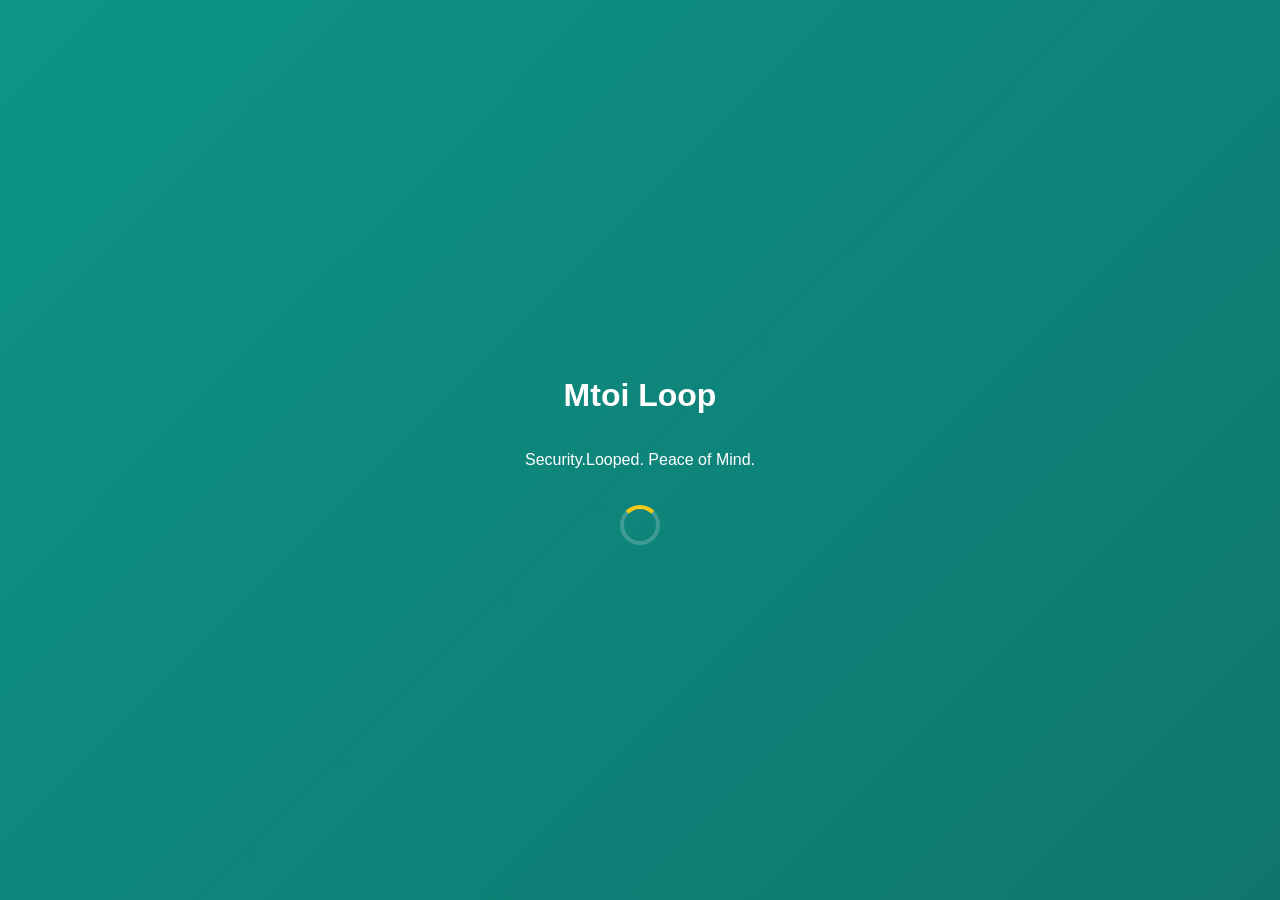
<file: index.html>
<!DOCTYPE html>
<html lang="en">

<head>
    <meta charset="UTF-8">
    <title>Mtoi Loop | Welcome</title>
    <link rel="stylesheet" href="styles.css">
</head>

<body>
    <div class="auth-wrapper">
        <h1>Mtoi Loop</h1>
        <p>Security.Looped. Peace of Mind.</p>
        <div class="loader"></div>
    </div>
    <script>
        setTimeout(() => {
            window.location.href = "login.html";
        }, 2500);
    </script>
</body>

</html>
</file>
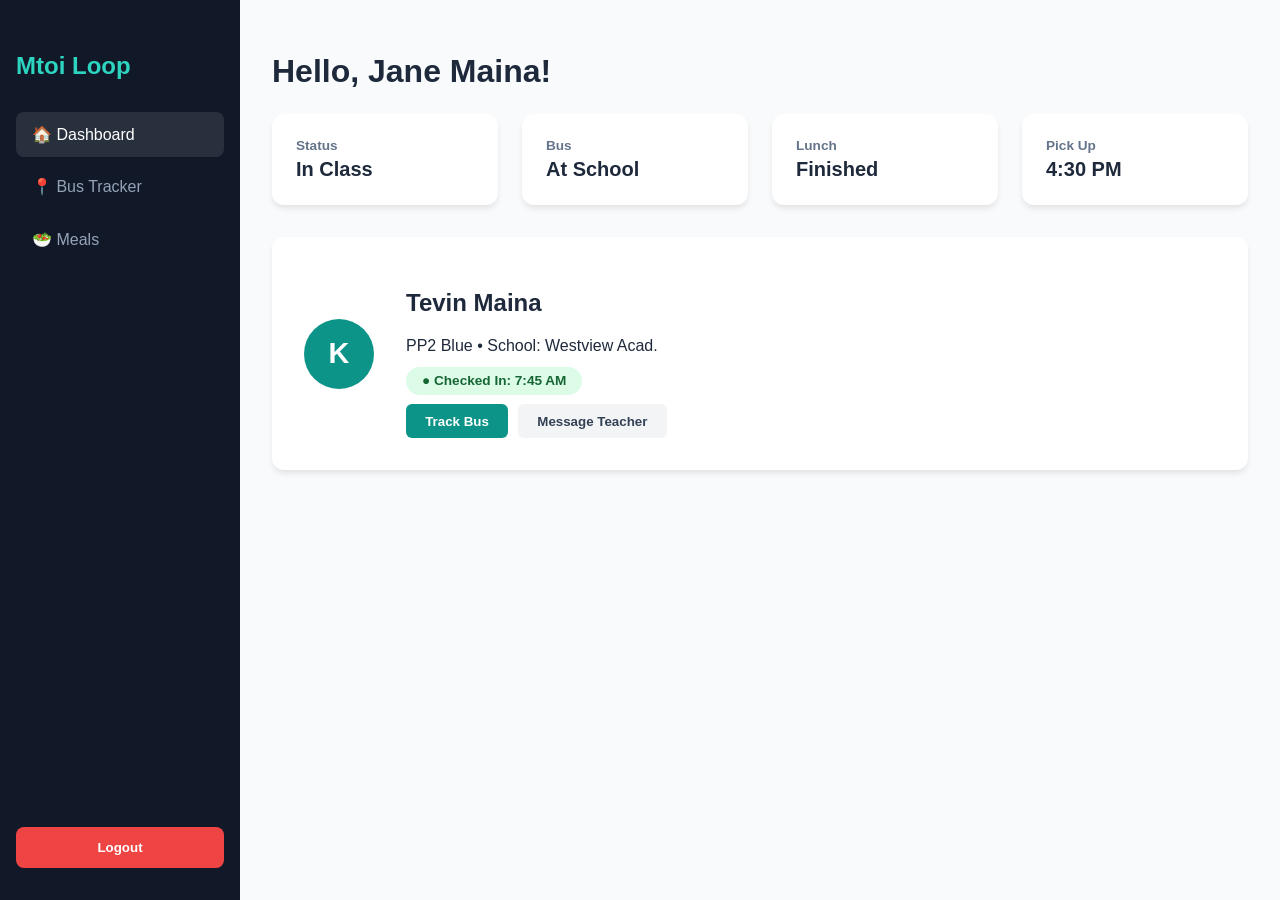
<file: dashboard.html>
<!DOCTYPE html>
<html lang="en">

<head>
    <meta charset="UTF-8">
    <title>Dashboard - Mtoi Loop</title>
    <link rel="stylesheet" href="styles.css">
</head>

<body>
    <div class="dashboard-layout">
        <div class="sidebar">
            <h2>Mtoi Loop</h2>
            <a href="#" class="active">🏠 Dashboard</a>
            <a href="#">📍 Bus Tracker</a>
            <a href="#">🥗 Meals</a>
            <button class="logout" onclick="location.href='login.html'">Logout</button>
        </div>
        <div class="main-content">
            <h1>Hello, Jane Maina!</h1>
            <div class="stats-grid">
                <div class="card"><b>Status</b>
                    <p>In Class</p>
                </div>
                <div class="card"><b>Bus</b>
                    <p>At School</p>
                </div>
                <div class="card"><b>Lunch</b>
                    <p>Finished</p>
                </div>
                <div class="card"><b>Pick Up</b>
                    <p>4:30 PM</p>
                </div>
            </div>
            <div class="child-profile">
                <div class="avatar-circle">K</div>
                <div>
                    <h2>Tevin Maina</h2>
                    <p>PP2 Blue • School: Westview Acad.</p>
                    <span class="status-tag">● Checked In: 7:45 AM</span>
                    <div class="action-group">
                        <button class="btn-small btn-teal">Track Bus</button>
                        <button class="btn-small btn-gray">Message Teacher</button>
                    </div>
                </div>
            </div>
        </div>
    </div>
</body>

</html>
</file>
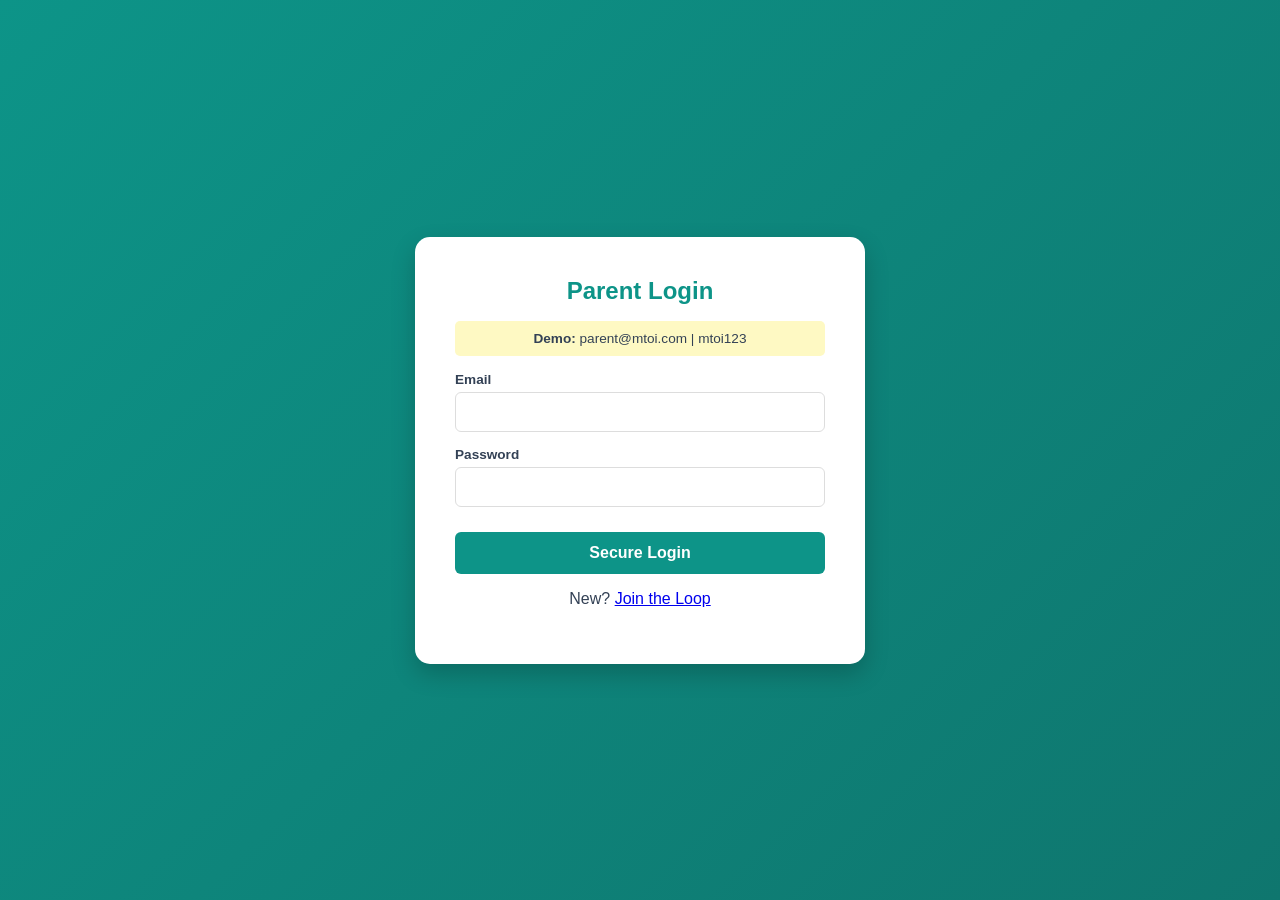
<file: login.html>
<!DOCTYPE html>
<html lang="en">

<head>
    <meta charset="UTF-8">
    <title>Login - Mtoi Loop</title>
    <link rel="stylesheet" href="styles.css">
</head>

<body>
    <div class="auth-wrapper">
        <div class="auth-card">
            <h2>Parent Login</h2>
            <div class="demo-box"><b>Demo:</b> parent@mtoi.com | mtoi123</div>
            <form onsubmit="event.preventDefault(); window.location.href='dashboard.html';">
                <div class="form-group"><label>Email</label><input type="email" required></div>
                <div class="form-group"><label>Password</label><input type="password" required></div>
                <button type="submit" class="btn-primary">Secure Login</button>
            </form>
            <p>New? <a href="signup.html">Join the Loop</a></p>
        </div>
    </div>
</body>

</html>
</file>
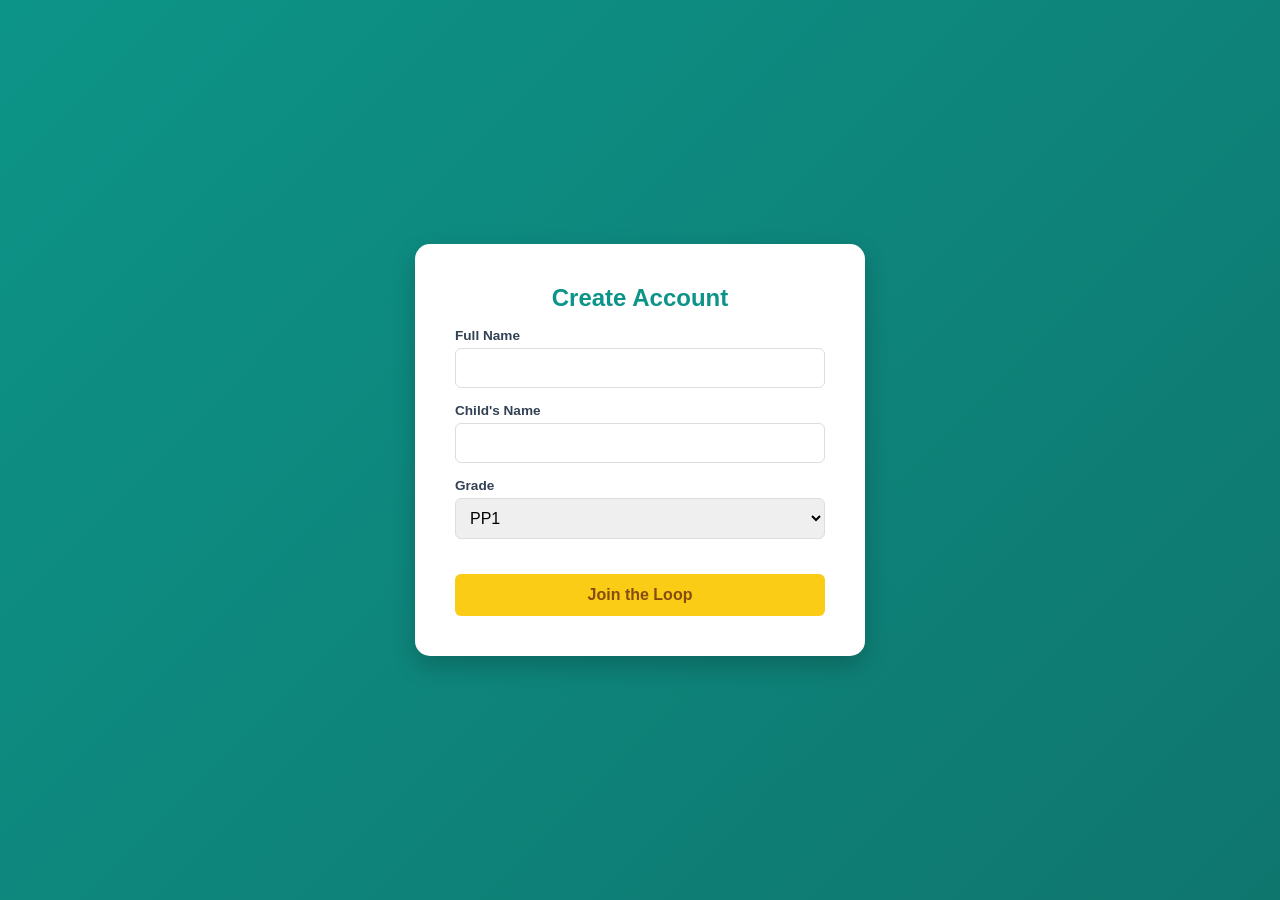
<file: signup.html>
<!DOCTYPE html>
<html lang="en">

<head>
    <meta charset="UTF-8">
    <title>Join - Mtoi Loop</title>
    <link rel="stylesheet" href="styles.css">
</head>

<body>
    <div class="auth-wrapper">
        <div class="auth-card">
            <h2>Create Account</h2>
            <form onsubmit="event.preventDefault(); window.location.href='login.html';">
                <div class="form-group"><label>Full Name</label><input type="text" required></div>
                <div class="form-group"><label>Child's Name</label><input type="text" required></div>
                <div class="form-group"><label>Grade</label>
                    <select><option>PP1</option><option>PP2</option><option>Grade 1</option></select>
                </div>
                <button type="submit" class="btn-yellow">Join the Loop</button>
            </form>
        </div>
    </div>
</body>

</html>
</file>
<file: styles.css>
* {
    box-sizing: border-box;
}

body {
    margin: 0;
    font-family: 'Segoe UI', Tahoma, Geneva, Verdana, sans-serif;
    background: #f8fafc;
    color: #1e293b;
}

.auth-wrapper {
    display: flex;
    justify-content: center;
    align-items: center;
    height: 100vh;
    background: linear-gradient(135deg, #0d9488 0%, #0f766e 100%);
    color: white;
    flex-direction: column;
    text-align: center;
}

.auth-card {
    background: white;
    padding: 2.5rem;
    border-radius: 15px;
    color: #334155;
    width: 100%;
    max-width: 450px;
    box-shadow: 0 10px 25px rgba(0, 0, 0, 0.2);
}

.auth-card h2 {
    color: #0d9488;
    margin: 0 0 1rem 0;
}

.demo-box {
    font-size: 0.85rem;
    background: #fef9c3;
    padding: 10px;
    border-radius: 5px;
    margin-bottom: 1rem;
}

.form-group {
    text-align: left;
    margin-bottom: 15px;
}

label {
    display: block;
    font-size: 0.85rem;
    font-weight: bold;
    margin-bottom: 5px;
}

input,
select {
    width: 100%;
    padding: 10px;
    border: 1px solid #ddd;
    border-radius: 6px;
    font-size: 1rem;
}

.btn-primary {
    width: 100%;
    padding: 12px;
    background: #0d9488;
    color: white;
    border: none;
    border-radius: 6px;
    font-weight: bold;
    cursor: pointer;
    font-size: 1rem;
    margin-top: 10px;
}

.btn-yellow {
    width: 100%;
    padding: 12px;
    background: #facc15;
    color: #854d0e;
    border: none;
    border-radius: 6px;
    font-weight: bold;
    cursor: pointer;
    font-size: 1rem;
    margin-top: 20px;
}

.section-tag {
    background: #f0fdfa;
    padding: 8px;
    font-weight: bold;
    margin: 15px 0;
    border-radius: 4px;
    text-align: left;
}

.grid-2 {
    display: grid;
    grid-template-columns: 1fr 1fr;
    gap: 10px;
}


/*the loader */

.loader {
    border: 4px solid rgba(255, 255, 255, 0.2);
    border-top: 4px solid #facc15;
    border-radius: 50%;
    width: 40px;
    height: 40px;
    animation: spin 1s linear infinite;
    margin-top: 20px;
}

@keyframes spin {
    0% {
        transform: rotate(0deg);
    }
    100% {
        transform: rotate(360deg);
    }
}


/*my dash */

.dashboard-layout {
    display: flex;
    min-height: 100vh;
}

.sidebar {
    width: 240px;
    background: #111827;
    color: #fff;
    padding: 2rem 1rem;
    display: flex;
    flex-direction: column;
}

.sidebar h2 {
    color: #2dd4bf;
    margin-bottom: 2rem;
    font-size: 1.5rem;
}

.sidebar a {
    color: #94a3b8;
    text-decoration: none;
    padding: 0.8rem 1rem;
    border-radius: 8px;
    margin-bottom: 0.5rem;
    display: block;
}

.sidebar a:hover,
.sidebar a.active {
    background: rgba(255, 255, 255, 0.1);
    color: white;
}

.logout {
    margin-top: auto;
    background: #ef4444;
    color: white;
    border: none;
    padding: 0.8rem;
    border-radius: 8px;
    cursor: pointer;
    font-weight: bold;
}

.main-content {
    flex: 1;
    padding: 2rem;
}

.stats-grid {
    display: grid;
    grid-template-columns: repeat(auto-fit, minmax(180px, 1fr));
    gap: 1.5rem;
    margin-top: 1.5rem;
}

.card {
    background: white;
    padding: 1.5rem;
    border-radius: 12px;
    box-shadow: 0 4px 6px -1px rgba(0, 0, 0, 0.1);
}

.card b {
    color: #64748b;
    font-size: 0.85rem;
    display: block;
    margin-bottom: 5px;
}

.card p {
    margin: 0;
    font-size: 1.25rem;
    font-weight: bold;
}

.child-profile {
    background: white;
    margin-top: 2rem;
    padding: 2rem;
    border-radius: 12px;
    display: flex;
    align-items: center;
    gap: 2rem;
    box-shadow: 0 4px 6px -1px rgba(0, 0, 0, 0.1);
}

.avatar-circle {
    width: 70px;
    height: 70px;
    background: #0d9488;
    color: white;
    font-size: 1.8rem;
    font-weight: bold;
    border-radius: 50%;
    display: flex;
    align-items: center;
    justify-content: center;
}

.status-tag {
    background: #dcfce7;
    color: #166534;
    padding: 0.4rem 1rem;
    border-radius: 20px;
    font-size: 0.85rem;
    font-weight: bold;
}

.action-group {
    margin-top: 15px;
    display: flex;
    gap: 10px;
}

.btn-small {
    padding: 0.6rem 1.2rem;
    border: none;
    border-radius: 6px;
    cursor: pointer;
    font-weight: bold;
}

.btn-teal {
    background: #0d9488;
    color: white;
}

.btn-gray {
    background: #f3f4f6;
    color: #334155;
}
</file>
